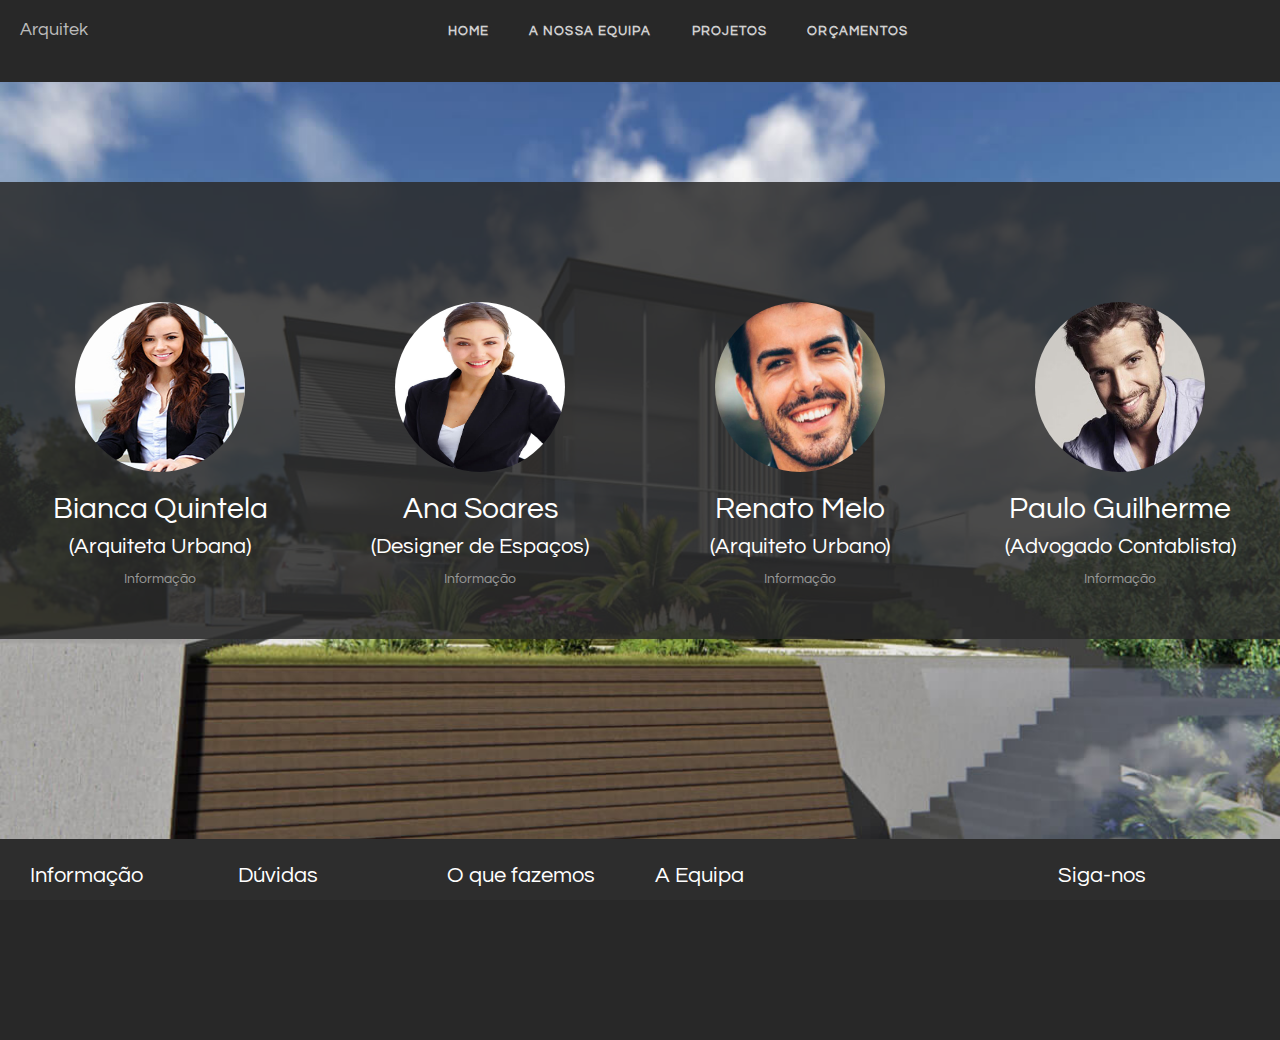
<file: websites/ArquiTek/about.html>
<!DOCTYPE html>
<html class="about_html">

<head>
    <meta charset="utf-8">
    <title>Arquitek</title>
    <meta name="description" content="This is a free Bootstrap landing page theme created for BootstrapZero. Feature video background and one page design."
    />
    <meta name="viewport" content="width=device-width, initial-scale=1.0">
    <meta name="generator" content="Codeply">
    <link rel="stylesheet" href="./css/bootstrap.min.css" />
    <link rel="stylesheet" href="./css/animate.min.css" />
    <link rel="stylesheet" href="./css/ionicons.min.css" />
    <link rel="stylesheet" href="./css/styles.css" />
</head>

<body class="about_body">
    <nav id="topNav" class="navbar navbar-default">
        <div class="container-fluid">
            <div class="navbar-header">
                <button type="button" class="navbar-toggle collapsed" data-toggle="collapse" data-target="#bs-navbar">
                    <span class="sr-only">Toggle navigation</span>
                    <span class="icon-bar"></span>
                    <span class="icon-bar"></span>
                    <span class="icon-bar"></span>
                </button>
                <a class="navbar-brand page-scroll" href="home.html"> Arquitek</a>
            </div>
            <div class="navbar-collapse collapse" id="bs-navbar">
                <ul class="nav navbar-nav">
                    <li>
                        <a class="page-scroll" href="home.html">Home</a>
                    </li>
                    <li>
                        <a class="page-scroll" href="about.html">A nossa Equipa</a>
                    </li>
                    <li>
                        <a class="page-scroll" href="projetos.html">Projetos</a>
                    </li>
                    <li>
                        <a class="page-scroll" href="orcamentos.html">Orçamentos</a>
                    </li>
                </ul>
            </div>
        </div>
    </nav>
    <!-- Begin here -->
    <section class="home_about">
        <div class="porra">
        <div class="col-lg-3 col-md-3 features"><br><br><br><br><br>
            <img class="img-circle img-responsive img-about" src="./assets/bianca.jpg" alt="Tony"
                style="margin-top: 20px; width:170px; height:170px">
            <h2>Bianca Quintela</h2>
             <h4>(Arquiteta Urbana)</h4>
            <a class="rato" data-toggle="modal" data-target="#myModal">Informação</a>
        </div>
        <!-- /.col-lg-4 -->
        <div class="col-lg-3 col-md-3 features"><br><br><br><br><br>
            <img class="img-circle img-responsive img-about" src="./assets/bianca2.jpg"
                alt="Tony" style="margin-top: 20px; width:170px; height:170px">
            <h2>Ana Soares</h2>
             <h4>(Designer de Espaços)</h4>
            <a class="rato" data-toggle="modal" data-target="#myModal2">Informação</a>
        </div>
		<div class="col-lg-3 col-md-3 features"><br><br><br><br><br>
            <img class="img-circle img-responsive img-about" src="./assets/bianca3.jpg" alt="Renato Melo"
                style="margin-top: 20px; width:170px; height:170px">
            <h2>Renato Melo</h2>
            <h4>(Arquiteto Urbano)</h4>
            <a class="rato" data-toggle="modal" data-target="#myModal3">Informação</a>
        </div>
        <!-- /.col-lg-4 -->
        <div class="col-lg-3 col-md-3 features"><br><br><br><br><br>
            <img class="img-circle img-responsive img-about" src="./assets/bianca4.jpg"
                alt="Tony" style="margin-top: 20px; width:170px; height:170px">
            <h2>Paulo Guilherme</h2>
             <h4>(Advogado Contablista)</h4>
            <a class="rato" data-toggle="modal" data-target="#myModal4">Informação</a>
        </div>
        <!-- /.col-lg-4 -->
        <div class="container">
            <!-- Modal -->
            <div class="modal fade" id="myModal" tabindex="-1" role="dialog" aria-labelledby="myModalLabel" aria-hidden="true">
                <div class="modal-dialog modal-lg">
                    <div class="modal-content">
                        <div class="modal-header">
                            <button type="button" class="close" data-dismiss="modal" aria-hidden="true">×</button>
                            <h4 class="modal-title" id="myModalLabel">Bianca Quintela</h4>
                        </div>
                        <div class="modal-body">
<p>Arquiteta e Urbanista, Mestre em Engenharia Urbana e Ambiental pela PUC-Rio, com ênfase em Sustentabilidade Urbana - Certificação Ambiental para Bairros, e experiência em estudo de viabilidade, concepção e elaboração de projeto legal de edifícios comerciais, residenciais e loteamentos urbanos.</p>
                        </div>
                        <div class="modal-footer">
                            <button type="button" class="btn btn-default" data-dismiss="modal">Close</button>
                        </div>
                    </div>
                </div>
            </div>
        </div>

        <div class="container">
            <!-- Modal -->
            <div class="modal fade" id="myModal2" tabindex="-1" role="dialog" aria-labelledby="myModalLabel" aria-hidden="true">
                <div class="modal-dialog modal-lg">
                    <div class="modal-content">
                        <div class="modal-header">
                            <button type="button" class="close" data-dismiss="modal" aria-hidden="true">×</button>
                            <h4 class="modal-title" id="myModalLabel">Ana Soares</h4>
                        </div>
                        <div class="modal-body">
                            <p>Há dez anos que se dedica a projectos de Design de Interiores de espaços residenciais e comerciais. Formou-se em Design de Interiores, após passar por uma licenciatura em Arquitectura. Foi em Madrid que desenvolveu os primeiros trabalhos de design de interiores. Em 2006 fundou o atelier, e integrou também a equipa de decoradores do programa ‘Querido Mudei a Casa’, onde permaneceu seis anos.

Ainda na televisão, foi responsável pela rúbrica de Decoração no programa ‘Mais Mulher’, durante dois anos. Foi criadora e coordenadora do primeiro curso de Design de Interiores na Magestil em Lisboa e desenvolve regularmente workshops de decoração na Escola de Moda de Lisboa. Em Novembro de 2013 publica o livro de decoração “Dê uma volta à sua casa! Quem vê casas, vê corações”.</p>
                        </div>
                        <div class="modal-footer">
                            <button type="button" class="btn btn-default" data-dismiss="modal">Close</button>
                        </div>
                    </div>
                </div>
            </div>
        </div>
		
		<div class="container">
            <!-- Modal -->
            <div class="modal fade" id="myModal3" tabindex="-1" role="dialog" aria-labelledby="myModalLabel" aria-hidden="true">
                <div class="modal-dialog modal-lg">
                    <div class="modal-content">
                        <div class="modal-header">
                            <button type="button" class="close" data-dismiss="modal" aria-hidden="true">×</button>
                            <h4 class="modal-title" id="myModalLabel">Renato Melo</h4>
                        </div>
                        <div class="modal-body">
                            <p>Mestre em projetos arquitetônicos e doutorando na mesma área, formado em Arquitetura e Urbanismo.
 Desde o início de 
minha carreira trabalhou 
em renomados e reconhecidos escritórios de Belo Horizonte, adquirindo experiência em projetos 
diversos 
e de diversas escalas, como: aeroportos, rodoviárias, residências de luxo, hospitais, hotéis, edificios residenciais e 
comerciais, arquitetura comercial para lojas e conceitos
 para franquias, urbanizações, além de design de produtos e mobiliário.
Possui 
experiência internacional, na área acadêmica e profissional. Viveu em Barcelona, na Espanha por três anos, onde 
concluiu o Master em Teoria e Prática do Projeto de Arquitetura pelo Departamento de Projetos da Univer
sidade Politécnica da 
Catalunha e desenvolveu projetos de arquitetura para o governo espanhol.
Em 2009 começou 
Doutorado na mesma universidade espanhola e volt
ou
 para Belo Horizonte para iniciar os trabalhos da 
Renato Melo | Arquitetura, paralelamente à 
sua 
reintegração ao meio acadêmico brasileiro.
 Hoje é professor de quatro 
disciplinas do curso de A
rquitetura e Urbanismo do Centro Universitário Metodista Izabela Hendr
ix.    </p>
                        </div>
                        <div class="modal-footer">
                            <button type="button" class="btn btn-default" data-dismiss="modal">Close</button>
                        </div>
                    </div>
                </div>
            </div>
        </div>
		
		<div class="container">
            <!-- Modal -->
            <div class="modal fade" id="myModal4" tabindex="-1" role="dialog" aria-labelledby="myModalLabel" aria-hidden="true">
                <div class="modal-dialog modal-lg">
                    <div class="modal-content">
                        <div class="modal-header">
                            <button type="button" class="close" data-dismiss="modal" aria-hidden="true">×</button>
                            <h4 class="modal-title" id="myModalLabel">Paulo Guilherme</h4>
                        </div>
                        <div class="modal-body">
                            <p>Coordenação    de    filial    voltada    à    defesa    dos    interesses    de    instituições    financeiras, 
acompanhamento  e  elaboração  de  peças  processuais  (iniciais,  defesas,  recursos  e  prazos  em 
geral),  cobrança,  realização  de  audiências,  acordos  extrajudiciais  e  judiciais,  contratação  de 
pessoal, coordenação de equipe, controle de despesas, fluxo de caixa.</p>
                        </div>
                        <div class="modal-footer">
                            <button type="button" class="btn btn-default" data-dismiss="modal">Close</button>
                        </div>
                    </div>
                </div>
            </div>
        </div>
        </div>
        <br><br><br><br><br>
        
    </section>
    <!--End Here-->
    <footer id="footer">
        <div class="container-fluid">
            <div class="row">
                <div class="col-xs-3 col-sm-2 column">
                    <h4>Informação</h4>
                    <ul class="list-unstyled">
                        <li><a href="">Produtos</a></li>
                        <li><a href="">Serviços</a></li>
                        <li><a href="">Benefícios</a></li>
                        <li><a href="">Desenvolvedores</a></li>
                    </ul>
                </div>
                <div class="col-xs-3 col-sm-2 column">
                    <h4>Dúvidas</h4>
                    <ul class="list-unstyled">
                        <li><a href="#">Contacte-nos</a></li>
                        <li><a href="#">Envio de informação</a></li>
                        <li><a href="#">Termos de privacidade</a></li>
                        <li><a href="#">Termos e condições</a></li>
                    </ul>
                </div>
                <div class="col-xs-3 col-sm-2 column">
                    <h4>O que fazemos</h4>
                    <ul class="list-unstyled">
                        <li><a href="#">Design</a></li>
                        <li><a href="#">Arquitetura</a></li>
                        <li><a href="#">Uso Comercial</a></li>
                        <li><a href="#">Uso Privado</a></li>
                    </ul>
                </div>
                <div class="col-xs-3 col-sm-2 column">
                    <h4>A Equipa</h4>
                    <ul class="list-unstyled">
                        <li><a href="#">Arquitetos</a></li>
                        <li><a href="#">Designers</a></li>
                        <li><a href="#">Advogados</a></li>
                        <li><a href="#">Contablistas</a></li>
                    </ul>
                </div>
                <div class="col-xs-12 col-sm-3 text-right">
                    <h4>Siga-nos</h4>
                    <ul class="list-inline">
                        <li><a rel="nofollow" href="https://www.youtube.com" target="_blank" title="Youtube"><i class="icon-lg ion-social-youtube-outline"></i></a></li>
                        <li><a rel="nofollow" href="https://www.twitter.com" target="_blank" title="Twitter"><i class="icon-lg ion-social-twitter-outline"></i></a>&nbsp;</li>
                        <li><a rel="nofollow" href="https://www.facebook.com/" target="_blank" title="Facebook"><i class="icon-lg ion-social-facebook-outline"></i></a>&nbsp;</li>
                        <li><a rel="nofollow" href="https://dribbble.com/" target="_blank" title="Dribble"><i class="icon-lg ion-social-dribbble-outline"></i></a></li>
                        <li><a rel="nofollow" href="https://www.instagram.com/" target="_blank" title="Instagram"><i class="icon-lg ion-social-instagram-outline"></i></a></li>
                    </ul>
                </div>
            </div>
            <br/>
            <span class="pull-right text-muted small">Arquitek - Arquitetura & Design  ©2017 Companhia</span>
        </div>
    </footer>
    <!--scripts loaded here -->
    <script src="./js/jquery.min.js"></script>
    <script src="./js/bootstrap.min.js"></script>
    <script src="./js/jquery.easing.min.js"></script>
    <script src="./js/wow.js"></script>
    <script src="./js/scripts.js"></script>
</body>

</html>
</file>
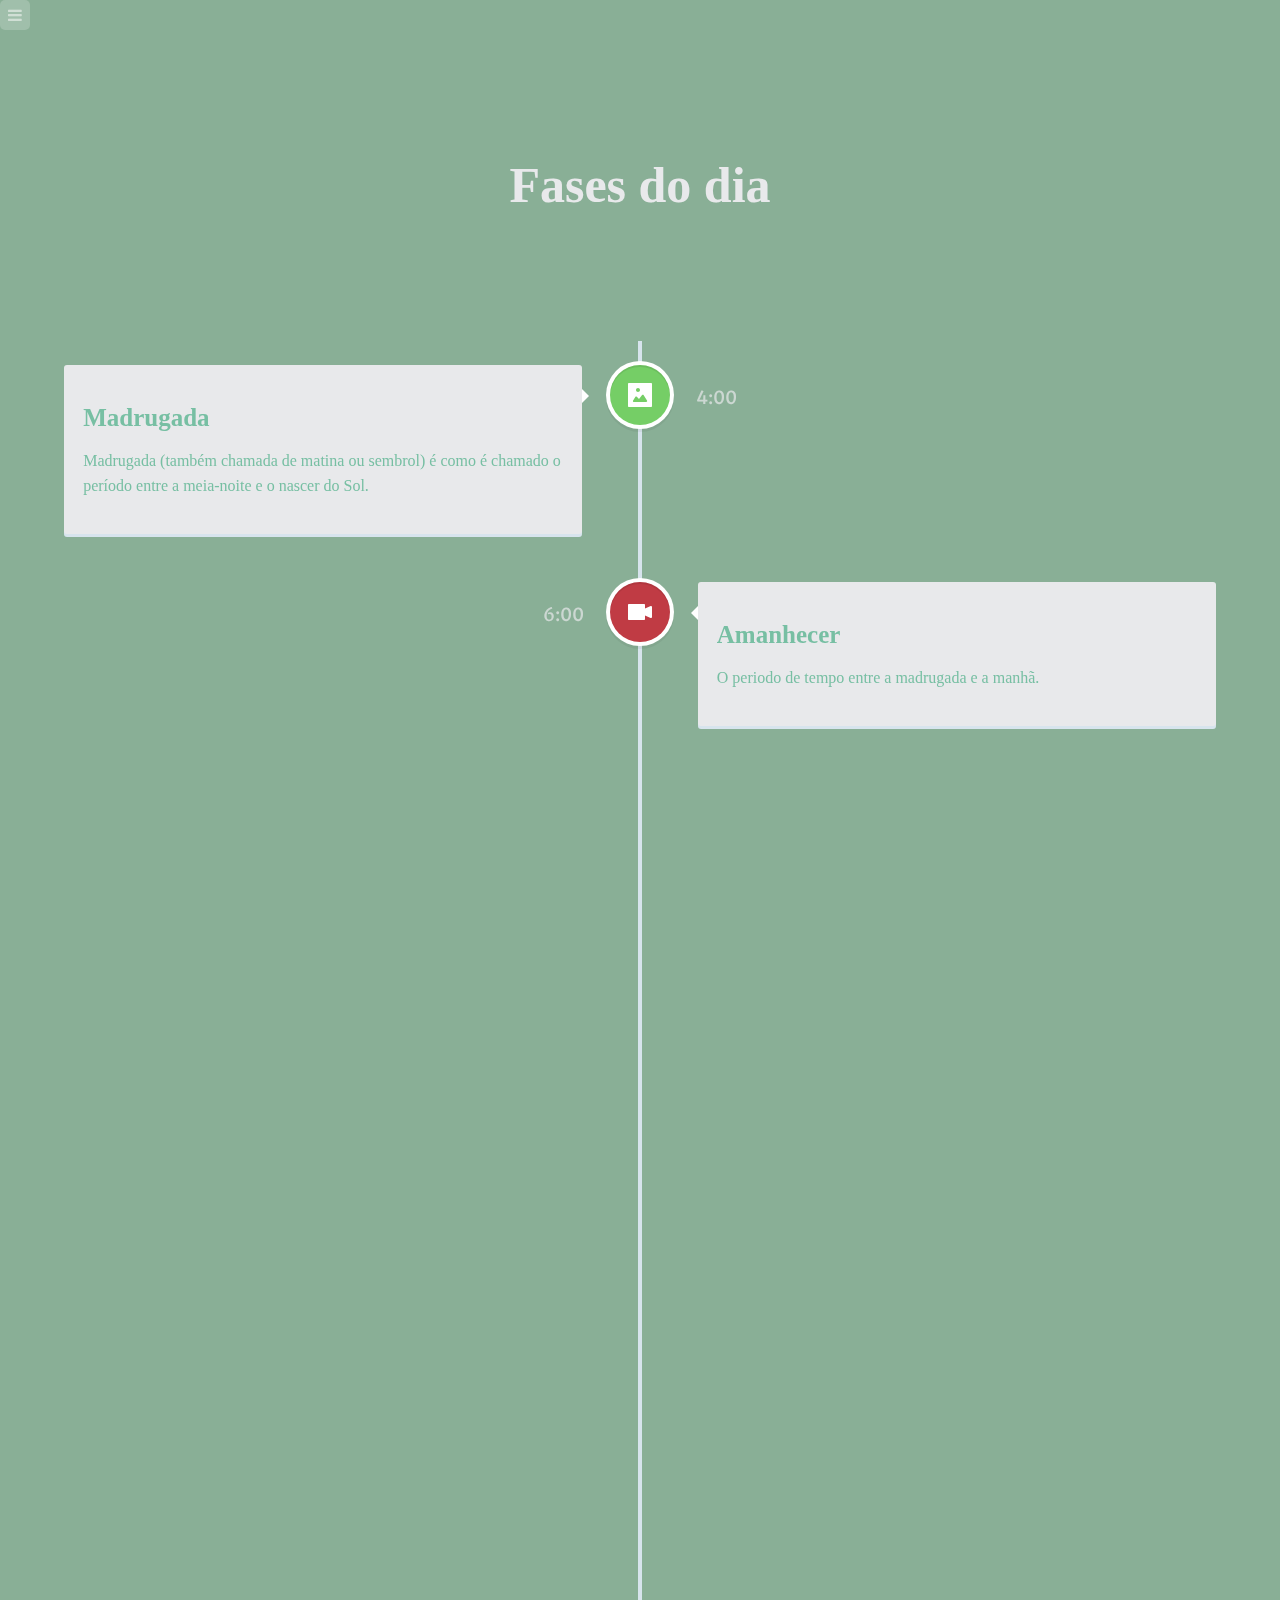
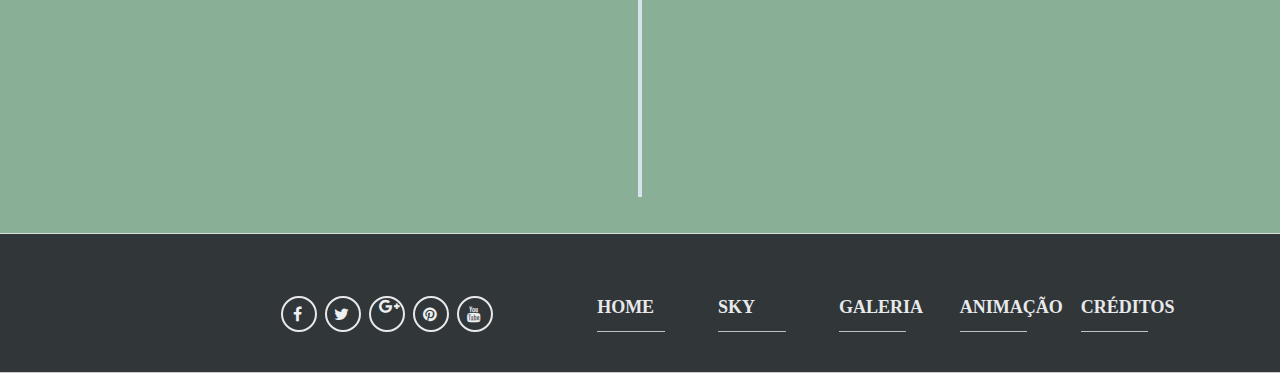
<file: websites/Sky/animacao.html>
<!DOCTYPE html>
<html lang="en">

<head>
    <title> Mini trabalho 2 </title>
    <!--título da página-->
    <meta http-equiv="Content-Type" content="text/html; charset=utf-8">
    <!--correção acentos-->
    <!-- Favicon -->
    <link rel="apple-touch-icon" sizes="180x180" href="img/favicon/apple-touch-icon.png">
    <link rel="icon" type="image/png" href="img/favicon/favicon-32x32.png" sizes="32x32">
    <link rel="icon" type="image/png" href="img/favicon/favicon-16x16.png" sizes="16x16">
    <link rel="manifest" href="img/favicon/manifest.json">
    <link rel="mask-icon" href="img/favicon/safari-pinned-tab.svg" color="#5bbad5">
    <link rel="shortcut icon" href="img/favicon/favicon.ico">
    <meta name="msapplication-config" content="img/favicon/browserconfig.xml">
    <meta name="theme-color" content="#ffffff">
    <!-- Importação de CSS -->
    <link rel="stylesheet" href="https://maxcdn.bootstrapcdn.com/bootstrap/3.3.7/css/bootstrap.min.css" />
    <link rel="stylesheet" href="css/menu.css" />
    <link rel="stylesheet" href="css/footer.css" />
    <link rel="stylesheet" href="css/style.css" />
    <link rel="stylesheet" href="css/animacao/style.css">
    <!-- Resource style -->
    <meta name="viewport" content="width=device-width, initial-scale=1.0">
    <!--design responsivo-->
</head>

<body class="animacao">

    <div class="container-fluid">
        <div class="row">

            <div class="col-md-12">

                <nav id="menu">
                    <input type="checkbox" id="toggle-nav" />
                    <label id="toggle-nav-label" for="toggle-nav"><i class="fa fa-reorder"></i></label>

                    <div class="box">
                        <ul>
                            <li><a href="index.html"><i class="fa fa-home"></i> Home</a></li>
                            <li><a href="sky.html"><i class="fa fa-cloud"></i> SKY</a></li>
                            <li><a href="galeria.html"><i class="fa fa-picture-o"></i> Galeria</a></li>
                            <li><a href="animacao.html"><i class="fa fa-film"></i> Animação</a></li>
                            <li><a href="creditos.html"><i class="fa fa-user"></i> Créditos </a></li>
                        </ul>
                    </div>
                </nav>

                <h1 class="text-center" style="color: #e8e9eb; font-family: 'Times New Roman', Times, serif; font-size: 50px; margin-top:10%;margin-bottom:10%;">Fases do dia</h1>

                <section id="cd-timeline" class="cd-container">
                    <div class="cd-timeline-block">
                        <div class="cd-timeline-img cd-picture">
                            <img src="img/animacao/cd-icon-picture.svg" alt="Picture">
                        </div>
                        <!-- cd-timeline-img -->

                        <div class="cd-timeline-content">
                            <h2>Madrugada</h2>
                            <p>Madrugada (também chamada de matina ou sembrol) é como é chamado o período entre a meia-noite e o nascer do Sol.</p>

                            <span class="cd-date">4:00</span>
                        </div>
                        <!-- cd-timeline-content -->
                    </div>
                    <!-- cd-timeline-block -->

                    <div class="cd-timeline-block">
                        <div class="cd-timeline-img cd-movie">
                            <img src="img/animacao/cd-icon-movie.svg" alt="Movie">
                        </div>
                        <!-- cd-timeline-img -->

                        <div class="cd-timeline-content">
                            <h2>Amanhecer</h2>
                            <p>O periodo de tempo entre a madrugada e a manhã.</p>

                            <span class="cd-date">6:00</span>
                        </div>
                        <!-- cd-timeline-content -->
                    </div>
                    <!-- cd-timeline-block -->

                    <div class="cd-timeline-block">
                        <div class="cd-timeline-img cd-picture">
                            <img src="img/animacao/cd-icon-picture.svg" alt="Picture">
                        </div>
                        <!-- cd-timeline-img -->

                        <div class="cd-timeline-content">
                            <h2>Manhã</h2>
                            <p>A manhã é o período do dia compreendido entre o amanhecer e o meio-dia.</p>

                            <span class="cd-date">8:00</span>
                        </div>
                        <!-- cd-timeline-content -->
                    </div>
                    <!-- cd-timeline-block -->

                    <div class="cd-timeline-block">
                        <div class="cd-timeline-img cd-location">
                            <img src="img/animacao/cd-icon-location.svg" alt="Location">
                        </div>
                        <!-- cd-timeline-img -->

                        <div class="cd-timeline-content">
                            <h2>Meio Dia</h2>
                            <p>Meio-dia é o horário correspondente a doze horas, é baseado quando o Sol na linha do equador no equinócio do outono e da primavera está perpendicular, fazendo um ângulo reto com a tangente da linha do equador e a qualquer meridiano terrestre. É o divisor entre a manhã e a tarde.</p>

                            <span class="cd-date">12:00</span>
                        </div>
                        <!-- cd-timeline-content -->
                    </div>
                    <!-- cd-timeline-block -->

                    <div class="cd-timeline-block">
                        <div class="cd-timeline-img cd-location">
                            <img src="img/animacao/cd-icon-location.svg" alt="Location">
                        </div>
                        <!-- cd-timeline-img -->

                        <div class="cd-timeline-content">
                            <h2>Tarde</h2>
                            <p>Tarde é como é chamado o período do dia que vai do meio-dia ao Pôr-do-Sol.</p>

                            <span class="cd-date">15:00</span>
                        </div>
                        <!-- cd-timeline-content -->
                    </div>
                    <!-- cd-timeline-block -->

                    <div class="cd-timeline-block">
                        <div class="cd-timeline-img cd-movie">
                            <img src="img/animacao/cd-icon-movie.svg" alt="Movie">
                        </div>
                        <!-- cd-timeline-img -->

                        <div class="cd-timeline-content">
                            <h2>Noite</h2>
                            <p>A noite ou noute é o período ocorrido durante a rotação da Terra, conhecido como dia em que não é recebida a luz do Sol, ou seja, aquela determinada região encontra-se na parte escura do planeta, ou seja, é o período do dia compreendido entre o pôr e o Nascer do sol. Seu período de duração varia consoante a estação do ano e o local da Terra onde se encontra: é maior no inverno e menor no verão; maior nos pólos, menor nos trópicos.</p>
                            <span class="cd-date">20:00</span>
                        </div>
                        <!-- cd-timeline-content -->
                    </div>
                    <!-- cd-timeline-block -->
                </section>
                <!-- cd-timeline -->

                <footer>
                    <div class="footer" id="footer">
                        <div class="container">
                            <div class="row">
                                <div class="col-lg-3  col-md-3 col-sm-6 col-xs-12 ">
                                    <!-- <h3> SKY Theme </h3> -->
                                    <ul class="social">
                                        <li>
                                            <a href="https://www.facebook.com/" target="_blank"> <i class="fa fa-facebook">   </i> </a>
                                        </li>
                                        <li>
                                            <a href="https://twitter.com" target="_blank"> <i class="fa fa-twitter">   </i> </a>
                                        </li>
                                        <li>
                                            <a href="https://plus.google.com/" target="_blank"> <i class="fa fa-google-plus">   </i> </a>
                                        </li>
                                        <li>
                                            <a href="https://pinterest.com" target="_blank"> <i class="fa fa-pinterest">   </i> </a>
                                        </li>
                                        <li>
                                            <a href="https://www.youtube.com/" target="_blank"> <i class="fa fa-youtube">   </i> </a>
                                        </li>
                                    </ul>
                                </div>
                                <div class="col-lg-1  col-md-2 col-sm-4 col-xs-6">
                                    <h3> <a href="index.html"> Home </a></h3>
                                </div>
                                <div class="col-lg-1  col-md-2 col-sm-4 col-xs-6">
                                    <h3> <a href="sky.html"> SKY </a></h3>
                                </div>
                                <div class="col-lg-1  col-md-2 col-sm-4 col-xs-6">
                                    <h3> <a href="galeria.html"> Galeria </a></h3>
                                </div>
                                <div class="col-lg-1  col-md-2 col-sm-4 col-xs-6">
                                    <h3> <a href="animacao.html"> Animação </a></h3>
                                </div>
                                <div class="col-lg-1  col-md-2 col-sm-4 col-xs-6">
                                    <h3> <a href="creditos.html"> Créditos </a></h3>
                                </div>
                            </div>
                            <!--/.row-->
                        </div>
                        <!--/.container-->
                    </div>
                    <!--/.footer-->
                </footer>

            </div>
        </div>
    </div>
    <script src="js/animacao/modernizr.js"></script>
    <!-- Modernizr -->
    <script src="https://ajax.googleapis.com/ajax/libs/jquery/1.11.0/jquery.min.js"></script>
    <script src="js/animacao/main.js"></script>
    <!-- Resource jQuery -->

</body>

</html>
</file>
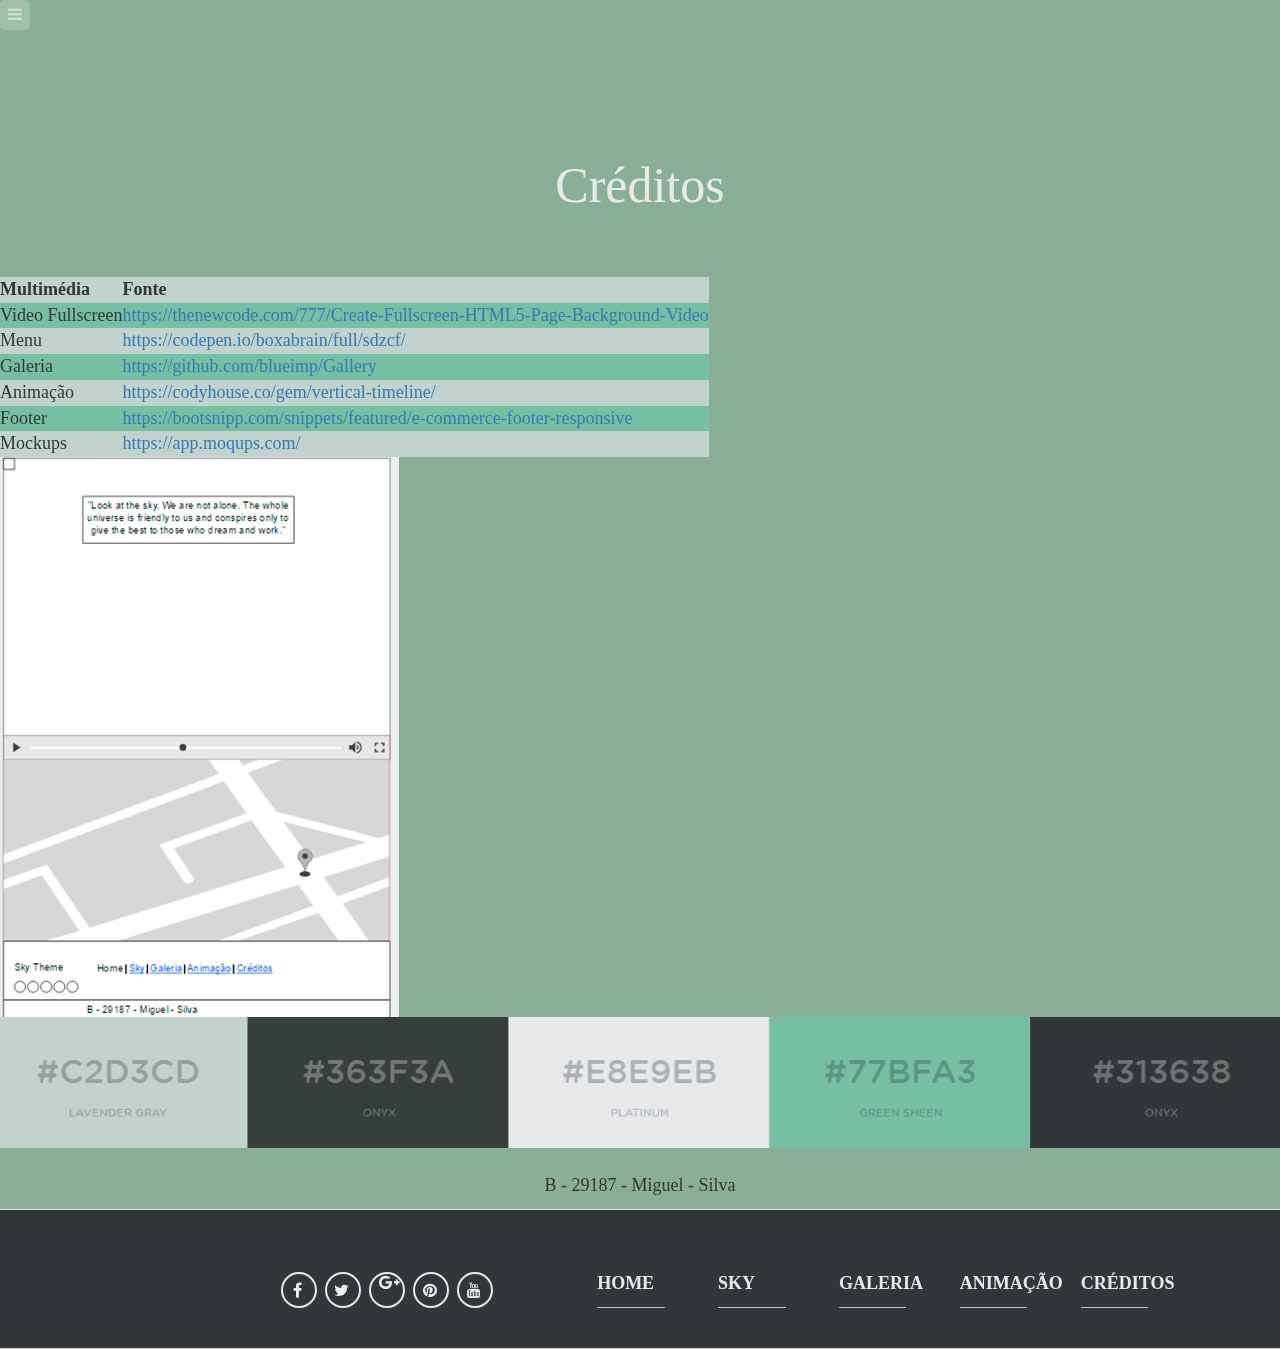
<file: websites/Sky/creditos.html>
<!DOCTYPE html>
<html lang="en">

<head>
    <title> Mini trabalho 2 </title>
    <!--título da página-->
    <meta http-equiv="Content-Type" content="text/html; charset=utf-8">
    <!--correção acentos-->
    <!-- Favicon -->
    <link rel="apple-touch-icon" sizes="180x180" href="img/favicon/apple-touch-icon.png">
    <link rel="icon" type="image/png" href="img/favicon/favicon-32x32.png" sizes="32x32">
    <link rel="icon" type="image/png" href="img/favicon/favicon-16x16.png" sizes="16x16">
    <link rel="manifest" href="img/favicon/manifest.json">
    <link rel="mask-icon" href="img/favicon/safari-pinned-tab.svg" color="#5bbad5">
    <link rel="shortcut icon" href="img/favicon/favicon.ico">
    <meta name="msapplication-config" content="img/favicon/browserconfig.xml">
    <meta name="theme-color" content="#ffffff">
    <!-- Importação de CSS -->
    <link rel="stylesheet" href="https://maxcdn.bootstrapcdn.com/bootstrap/3.3.7/css/bootstrap.min.css" />
    <link rel="stylesheet" href="css/menu.css" />
    <link rel="stylesheet" href="css/footer.css" />
    <link rel="stylesheet" href="css/style.css" />
    <link rel="stylesheet" href="https://www.w3schools.com/lib/w3.css">
    <meta name="viewport" content="width=device-width, initial-scale=1.0">
    <!--design responsivo-->
</head>

<body>
    
    <div class="container-fluid creditos">

        <div class="row">

            <div class="col-md-12">

                <nav id="menu">
                    <input type="checkbox" id="toggle-nav" />
                    <label id="toggle-nav-label" for="toggle-nav"><i class="fa fa-reorder"></i></label>

                    <div class="box">
                        <ul>
                            <li><a href="index.html"><i class="fa fa-home"></i> Home</a></li>
                            <li><a href="sky.html"><i class="fa fa-cloud"></i> SKY</a></li>
                            <li><a href="galeria.html"><i class="fa fa-picture-o"></i> Galeria</a></li>
                            <li><a href="animacao.html"><i class="fa fa-film"></i> Animação</a></li>
                            <li><a href="creditos.html"><i class="fa fa-user"></i> Créditos </a></li>
                        </ul>
                    </div>
                </nav>
<h1 class="text-center" style="color: #e8e9eb; font-family: 'Times New Roman', Times, serif; font-size: 50px; margin-top:10%;margin-bottom:5%;">Créditos</h1>
                <table class="w3-table-all w3-hoverable">
                    <tr class="w3-light-grey">
                        <th>Multimédia</th>
                        <th>Fonte</th>
                    </tr>

                    <tr>
                        <td>Video Fullscreen</td>
                        <td><a href="https://thenewcode.com/777/Create-Fullscreen-HTML5-Page-Background-Video">https://thenewcode.com/777/Create-Fullscreen-HTML5-Page-Background-Video</a></td>
                    </tr>
                    <tr>
                        <td>Menu</td>
                        <td><a href="https://codepen.io/boxabrain/full/sdzcf/">https://codepen.io/boxabrain/full/sdzcf/</a></td>
                    </tr>
                    <tr>
                        <td>Galeria</td>
                        <td><a href="https://github.com/blueimp/Gallery">https://github.com/blueimp/Gallery</a></td>
                    </tr>

                    <tr>
                        <td>Animação</td>
                        <td><a href="https://codyhouse.co/gem/vertical-timeline/">https://codyhouse.co/gem/vertical-timeline/</a></td>
                    </tr>

                    <tr>
                        <td>Footer</td>
                        <td><a href="https://bootsnipp.com/snippets/featured/e-commerce-footer-responsive">https://bootsnipp.com/snippets/featured/e-commerce-footer-responsive</a></td>
                    </tr>

                    <tr>
                        <td>Mockups</td>
                        <td><a href="https://app.moqups.com/">https://app.moqups.com/</a></td>
                    </tr>
                </table>

                <img class="img-responsive" src="img/mockup.png" alt="Mockup" />
                <img class="img-responsive" src="img/cores.png" alt="Cores" />
				
				<br><p class="text-center"> B - 29187 - Miguel - Silva </p>

                <footer>
                    <div class="footer" id="footer">
                        <div class="container">
                            <div class="row">
                                <div class="col-lg-3  col-md-3 col-sm-6 col-xs-12 ">
                                    <!-- <h3> SKY Theme </h3> -->
                                    <ul class="social">
                                        <li>
                                            <a href="https://www.facebook.com/" target="_blank"> <i class="fa fa-facebook">   </i> </a>
                                        </li>
                                        <li>
                                            <a href="https://twitter.com" target="_blank"> <i class="fa fa-twitter">   </i> </a>
                                        </li>
                                        <li>
                                            <a href="https://plus.google.com/" target="_blank"> <i class="fa fa-google-plus">   </i> </a>
                                        </li>
                                        <li>
                                            <a href="https://pinterest.com" target="_blank"> <i class="fa fa-pinterest">   </i> </a>
                                        </li>
                                        <li>
                                            <a href="https://www.youtube.com/" target="_blank"> <i class="fa fa-youtube">   </i> </a>
                                        </li>
                                    </ul>
                                </div>
                                <div class="col-lg-1  col-md-2 col-sm-4 col-xs-6">
                                    <h3> <a href="index.html"> Home </a></h3>
                                </div>
                                <div class="col-lg-1  col-md-2 col-sm-4 col-xs-6">
                                    <h3> <a href="sky.html"> SKY </a></h3>
                                </div>
                                <div class="col-lg-1  col-md-2 col-sm-4 col-xs-6">
                                    <h3> <a href="galeria.html"> Galeria </a></h3>
                                </div>
                                <div class="col-lg-1  col-md-2 col-sm-4 col-xs-6">
                                    <h3> <a href="animacao.html"> Animação </a></h3>
                                </div>
                                <div class="col-lg-1  col-md-2 col-sm-4 col-xs-6">
                                    <h3> <a href="creditos.html"> Créditos </a></h3>
                                </div>
                            </div>
                            <!--/.row-->
                        </div>
                        <!--/.container-->
                    </div>
                    <!--/.footer-->
                </footer>

                <div>
                </div>
            </div>

</body>

</html>
</file>
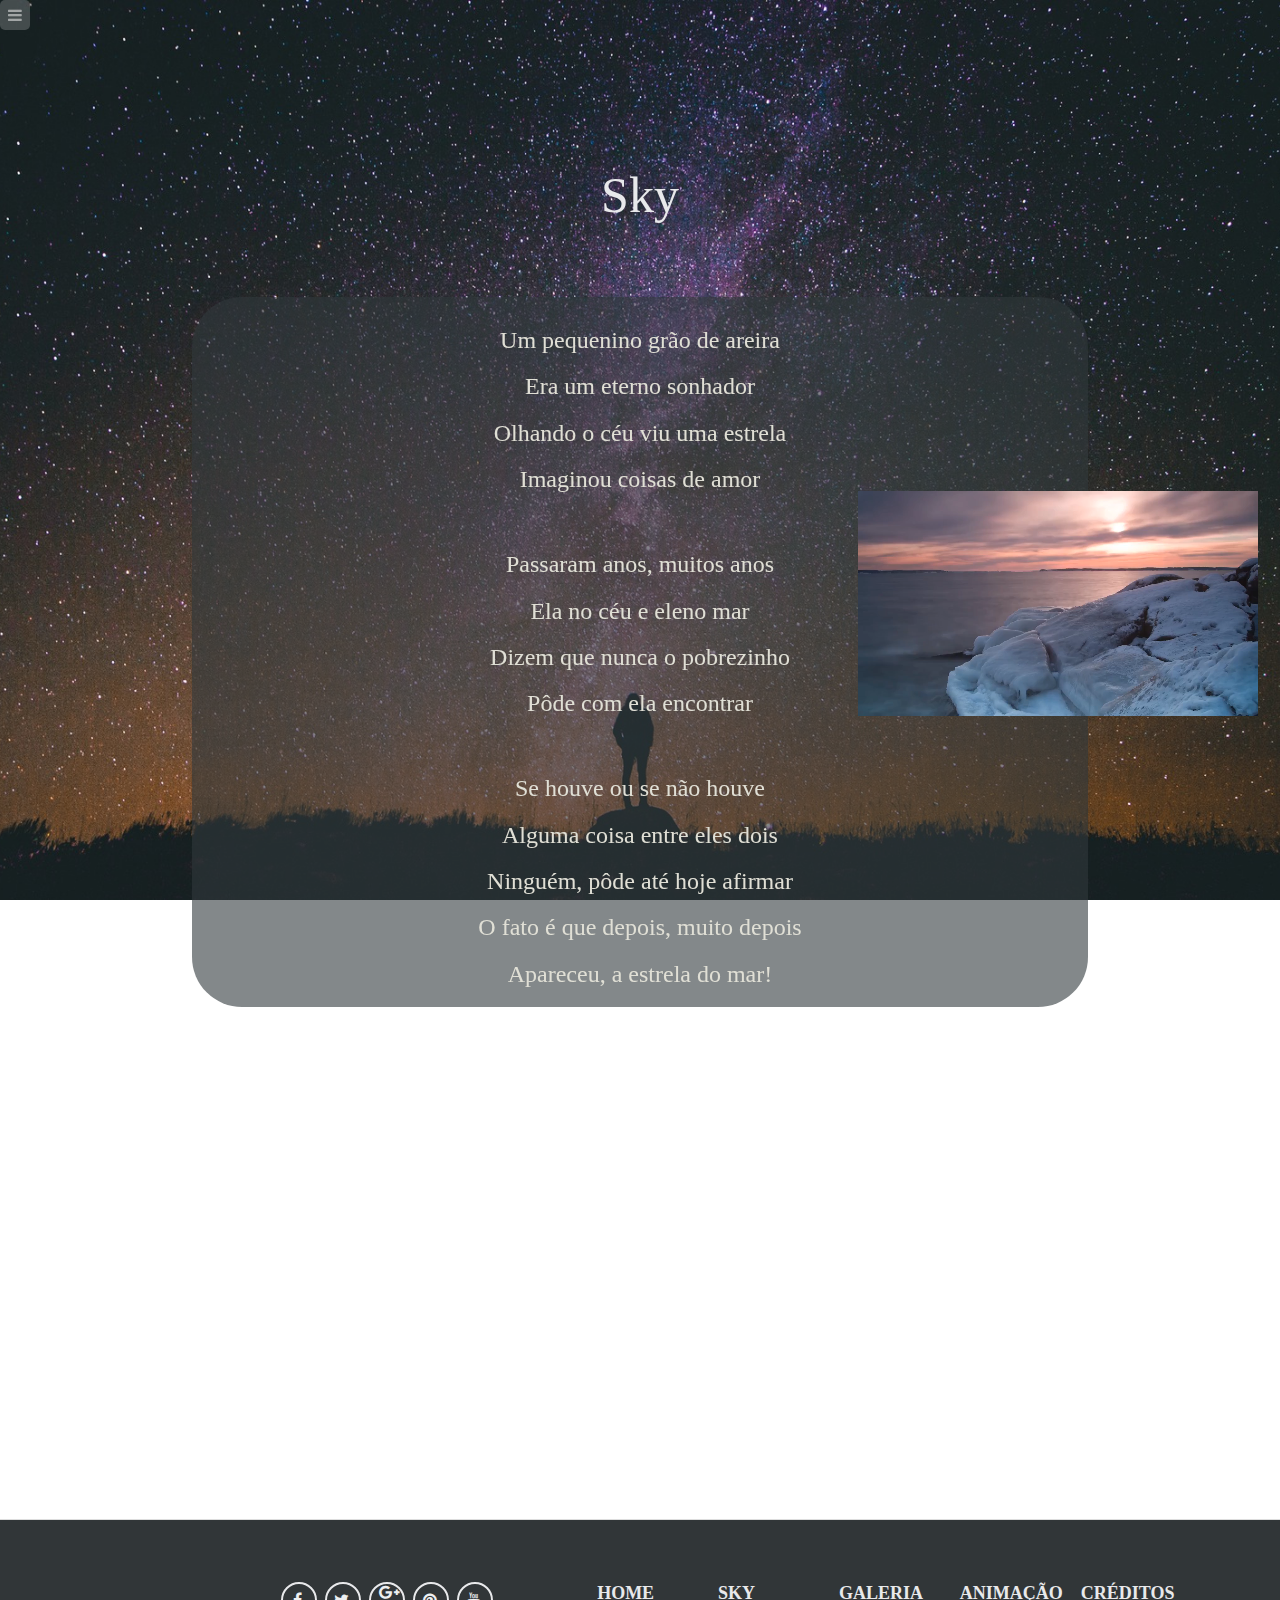
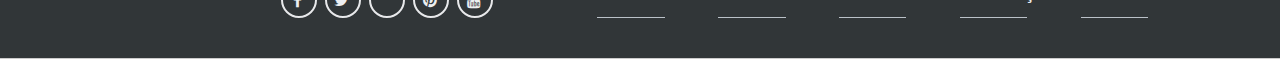
<file: websites/Sky/sky.html>
<!DOCTYPE html>
<html lang="en">

<head>
    <title> Mini trabalho 2 </title>
    <!--título da página-->
    <meta http-equiv="Content-Type" content="text/html; charset=utf-8">
    <!--correção acentos-->
    <!-- Favicon -->
    <link rel="apple-touch-icon" sizes="180x180" href="img/favicon/apple-touch-icon.png">
    <link rel="icon" type="image/png" href="img/favicon/favicon-32x32.png" sizes="32x32">
    <link rel="icon" type="image/png" href="img/favicon/favicon-16x16.png" sizes="16x16">
    <link rel="manifest" href="img/favicon/manifest.json">
    <link rel="mask-icon" href="img/favicon/safari-pinned-tab.svg" color="#5bbad5">
    <link rel="shortcut icon" href="img/favicon/favicon.ico">
    <meta name="msapplication-config" content="img/favicon/browserconfig.xml">
    <meta name="theme-color" content="#ffffff">
    <!-- Importação de CSS -->
    <link rel="stylesheet" href="https://maxcdn.bootstrapcdn.com/bootstrap/3.3.7/css/bootstrap.min.css" />
    <link rel="stylesheet" href="css/menu.css" />
    <link rel="stylesheet" href="css/footer.css" />
    <link rel="stylesheet" href="css/style.css" />
    <meta name="viewport" content="width=device-width, initial-scale=1.0">
    <!--design responsivo-->
</head>

<body>
    <div class="container-fluid sky">
        <div class="row sky_main">
            <div class="col-md-12">

                <nav id="menu">
                    <input type="checkbox" id="toggle-nav" />
                    <label id="toggle-nav-label" for="toggle-nav"><i class="fa fa-reorder"></i></label>

                    <div class="box">
                        <ul>
                            <li><a href="index.html"><i class="fa fa-home"></i> Home</a></li>
                            <li><a href="sky.html"><i class="fa fa-cloud"></i> SKY</a></li>
                            <li><a href="galeria.html"><i class="fa fa-picture-o"></i> Galeria</a></li>
                            <li><a href="animacao.html"><i class="fa fa-film"></i> Animação</a></li>
                            <li><a href="creditos.html"><i class="fa fa-user"></i> Créditos </a></li>
                        </ul>
                    </div>
                </nav>

<h1 class="citacao2" style="color: #e8e9eb; font-family: 'Times New Roman', Times, serif;">Sky</h1>

<div class="frase_sublinhado">         

<h3 class="text-center sky_quote">Um pequenino grão de areira</h3>
<h3 class="text-center sky_quote">Era um eterno sonhador</h3>
<h3 class="text-center sky_quote">Olhando o céu viu uma estrela</h3>
<h3 class="text-center sky_quote">Imaginou coisas de amor</h3>
<br>
<h3 class="text-center sky_quote">Passaram anos, muitos anos</h3>
<h3 class="text-center sky_quote">Ela no céu e eleno mar</h3>
<h3 class="text-center sky_quote">Dizem que nunca o pobrezinho</h3>
<h3 class="text-center sky_quote">Pôde com ela encontrar</h3>
<br>
<h3 class="text-center sky_quote">Se houve ou se não houve</h3>
<h3 class="text-center sky_quote">Alguma coisa entre eles dois</h3>
<h3 class="text-center sky_quote">Ninguém, pôde até hoje afirmar</h3>
<h3 class="text-center sky_quote">O fato é que depois, muito depois</h3>
<h3 class="text-center sky_quote">Apareceu, a estrela do mar!</h3>
</div>
                </h3>
            </div>
        </div>
    </div>

    <div class="follow-scroll">
        <video autoplay loop class="winter_sky_video">
            <source src="video/winter_sky.mp4" type="video/mp4">
        </video>
    </div>

    <footer>
        <div class="footer" id="footer">
            <div class="container">
                <div class="row">
                    <div class="col-lg-3  col-md-3 col-sm-6 col-xs-12 ">
                        <!-- <h3> SKY Theme </h3> -->
                        <ul class="social">
                            <li>
                                <a href="https://www.facebook.com/" target="_blank"> <i class="fa fa-facebook">   </i> </a>
                            </li>
                            <li>
                                <a href="https://twitter.com" target="_blank"> <i class="fa fa-twitter">   </i> </a>
                            </li>
                            <li>
                                <a href="https://plus.google.com/" target="_blank"> <i class="fa fa-google-plus">   </i> </a>
                            </li>
                            <li>
                                <a href="https://pinterest.com" target="_blank"> <i class="fa fa-pinterest">   </i> </a>
                            </li>
                            <li>
                                <a href="https://www.youtube.com/" target="_blank"> <i class="fa fa-youtube">   </i> </a>
                            </li>
                        </ul>
                    </div>
                    <div class="col-lg-1  col-md-2 col-sm-4 col-xs-6">
                        <h3> <a href="index.html"> Home </a></h3>
                    </div>
                    <div class="col-lg-1  col-md-2 col-sm-4 col-xs-6">
                        <h3> <a href="sky.html"> SKY </a></h3>
                    </div>
                    <div class="col-lg-1  col-md-2 col-sm-4 col-xs-6">
                        <h3> <a href="galeria.html"> Galeria </a></h3>
                    </div>
                    <div class="col-lg-1  col-md-2 col-sm-4 col-xs-6">
                        <h3> <a href="animacao.html"> Animação </a></h3>
                    </div>
                    <div class="col-lg-1  col-md-2 col-sm-4 col-xs-6">
                        <h3> <a href="creditos.html"> Créditos </a></h3>
                    </div>
                </div>
                <!--/.row-->
            </div>
            <!--/.container-->
        </div>
        <!--/.footer-->

    </footer>

    <div>
    </div>
    </div>

    <script src="https://code.jquery.com/jquery-3.1.1.min.js" integrity="sha256-hVVnYaiADRTO2PzUGmuLJr8BLUSjGIZsDYGmIJLv2b8="
        crossorigin="anonymous"></script>
    <script>
        function closePopup() {
            $(".follow-scroll").css("display", "none");
        }
        </script>
</body>

</html>
</file>
<file: websites/Sky/css/footer.css>
.full {
    width: 100%;	
}
.gap {
	height: 30px;
	width: 100%;
	clear: both;
	display: block;
}
.footer {
	font-family:'Times New Roman', Times, serif!important;
	background: #EDEFF1;
	height: auto;
	padding-bottom: 30px;
	position: relative;
	width: 100%;
	border-bottom: 1px solid #CCCCCC;
	border-top: 1px solid #DDDDDD;
}
.footer p {
	margin: 0;
}
.footer img {
	max-width: 100%;
}
.footer h3 {
	border-bottom: 1px solid #BAC1C8;
	color: #54697E;
	font-size: 18px;
	font-weight: 600;
	line-height: 27px;
	padding: 40px 0 10px;
	text-transform: uppercase;
}
.footer ul {
	font-size: 13px;
	list-style-type: none;
	margin-left: 0;
	padding-left: 0;
	margin-top: 15px;
	color: #7F8C8D;
}
.footer ul li a {
	padding: 0 0 5px 0;
	display: block;
}
.footer a {
	color: #78828D
}
.supportLi h4 {
	font-size: 20px;
	font-weight: lighter;
	line-height: normal;
	margin-bottom: 0 !important;
	padding-bottom: 0;
}
.newsletter-box input#appendedInputButton {
	background: #FFFFFF;
	display: inline-block;
	float: left;
	height: 30px;
	clear: both;
	width: 100%;
}
.newsletter-box .btn {
	border: medium none;
	-webkit-border-radius: 3px;
	-moz-border-radius: 3px;
	-o-border-radius: 3px;
	-ms-border-radius: 3px;
	border-radius: 3px;
	display: inline-block;
	height: 40px;
	padding: 0;
	width: 100%;
	color: #fff;
}
.newsletter-box {
	overflow: hidden;
}
.bg-gray {
	background-image: -moz-linear-gradient(center bottom, #BBBBBB 0%, #F0F0F0 100%);
	box-shadow: 0 1px 0 #B4B3B3;
}
.social li {
	background: none repeat scroll 0 0 #B5B5B5;
	border: 2px solid #B5B5B5;
	-webkit-border-radius: 50%;
	-moz-border-radius: 50%;
	-o-border-radius: 50%;
	-ms-border-radius: 50%;
	border-radius: 50%;
	float: left;
	height: 36px;
	line-height: 36px;
	margin: 0 8px 0 0;
	padding: 0;
	text-align: center;
	width: 36px;
	transition: all 0.5s ease 0s;
	-moz-transition: all 0.5s ease 0s;
	-webkit-transition: all 0.5s ease 0s;
	-ms-transition: all 0.5s ease 0s;
	-o-transition: all 0.5s ease 0s;
}
.social li:hover {
	transform: scale(1.15) rotate(360deg);
	-webkit-transform: scale(1.1) rotate(360deg);
	-moz-transform: scale(1.1) rotate(360deg);
	-ms-transform: scale(1.1) rotate(360deg);
	-o-transform: scale(1.1) rotate(360deg);
}
.social li a {
	color: #EDEFF1;
}
.social li:hover {
	border: 2px solid #2c3e50;
	background: #2c3e50;
}

.social li {
	border: 2px solid red;
	background: red;
}
.social li a i {
	font-size: 16px;
	margin: 0 0 0 5px;
	color: #EDEFF1 !important;
}
.footer-bottom {
	background: #E3E3E3;
	border-top: 1px solid #DDDDDD;
	padding-top: 10px;
	padding-bottom: 10px;
}
.footer-bottom p.pull-left {
	padding-top: 6px;
}
.payments {
	font-size: 1.5em;	
}
</file>
<file: websites/Sky/css/style.css>
html {
	overflow-x: hidden;
    color: #F79824;	
}

.container-fluid {
    padding-left: 0;
    padding-right: 0;
}

.citacao {
    font-family: 'Times New Roman', Times, serif;
    margin-top:10%!important;
    font-size: 1.9em;
    background-color: rgba(49, 57, 60, 0.6); /* #31393C em rgb */
    padding:20px;
    border-radius:10px;
    color: #e0dfd5;
    width: 50%;
    margin: auto; 
}

.mapa {
margin-top: 60%;
}

#video_background {
    position: fixed;
    top: 50%;
    left: 50%;
    min-width: 100%;
    min-height: 100%;
    width: auto;
    height: auto;
    z-index: -100;
    -webkit-transform: translateX(-50%) translateY(-50%);
    transform: translateX(-50%) translateY(-50%);
    background: url(polina.jpg) no-repeat;
    background-size: cover;
}

div#footer {
    padding-left: 1%;
    background-color: #313638;
}

.footer-bottom {
    background-color: #33A1FD;
    color: #e8e9eb;
}

.footer h3 {
    color: #e8e9eb;
}

.footer a {
    
    color: #e8e9eb;
}

.sky {
    background: url('../img/sky.jpg') no-repeat center center fixed;
    -webkit-background-size: cover;
    -moz-background-size: cover;
    -o-background-size: cover;
    background-size: cover;
}

.sky_quote {
    font-family: 'Times New Roman', Times, serif!important;
    position: relative;
    color: #e0dfd5;
    z-index: 5;
    padding: 0% 30%;
}

.sky_main {
    padding-bottom: 40%;
}

.follow-scroll {
    position: fixed;
    color: #F79824;
    z-index: 1;
    bottom: 20%;
    right: 8%;
    width: 25%;
    margin: 0;
    padding: 0;
    border: 0;
}

.winter_sky_video {
    z-index: 1;
    width: 125%;
}

/*
.follow-scroll {
    float: right;
}*/

#links /* Galeria de Imagens */ {
    display: none;
}

.nav_galeria {
    position: absolute;
    margin-top: 2%;
}

.animacao {
    background-color: #89af96;
}

.w3-table-all a:hover {
    text-decoration: none;
}

.cd-timeline-content {
    background-color:#e8e9eb!important;
    color: #77bfa3;
}

.creditos {
    background-color: #89af96;
    color: #313638;
    font-family:'Times New Roman', Times, serif;
    font-size: 18px;
}

.w3-table-all tr:nth-child(even) {
    background-color: #77bfa3 !important;
}

.w3-table-all tr:nth-child(odd) {
    background-color: #c2d3cd !important;
}

.social li {
	border: 2px solid #e8e9eb;
	background:#313638;
}


span.cd-date {
    font-size: 18px!important;
    color: #e8e9eb  ; 
}

.col-lg-1.col-md-2.col-sm-4.col-xs-6 {
    margin-left: 2%;
}

.col-lg-3.col-md-3.col-sm-6.col-xs-12 {
    margin-top: 4%;
}

.cd-timeline-content p{
    font-size:16px!important;
    font-family:'Times New Roman', Times, serif;
}

.cd-timeline-content h2{
        font-family:'Times New Roman', Times, serif;
    font-size:25px!important}

.galeria{
    background-color:#89af96;
}

.text-galeria{
font-size: 50px!important;
    color:#e8e9eb;
    text-align:center;
    margin-top:10%;
    margin-bottom:5%;
}

.text-sky{
    background-color:gba(49, 57, 60, 0.9);
    padding-left:-20px!important;
    margin-top:10%;
    font-size: 50px!important;
    color:#e8e9eb;
    text-align:center;
    margin-bottom:5%;
}

.citacao2 {
    margin-bottom:5%!important;
    font-size:50px!important;
    text-align:center;
    font-family: 'Times New Roman', Times, serif;
    margin-top:10%!important;
    font-size: 1.9em;
    border-radius:10px;
    padding:10px;
    color: #e0dfd5;
    width: 20%;
    margin:auto;
}

.frase_sublinhado {
    font-size:20px!important;
    text-align:center;
    font-family: 'Times New Roman', Times, serif;
    font-size: 1.9em;
    background-color: rgba(49, 57, 60, 0.6); /* #31393C em rgb */
    border-radius:50px;
    padding:10px;
    color: #e8e9eb;
    width: 70%;
    margin-right:30%;
    margin-left:15%;
}
</file>
<file: websites/Sky/css/animacao/style.css>
h1, h2 {
  font-weight: bold;
}

/* -------------------------------- 

Modules - reusable parts of our design

-------------------------------- */
.cd-container {
  /* this class is used to give a max-width to the element it is applied to, and center it horizontally when it reaches that max-width */
  width: 90%;
  max-width: 1170px;
  margin: 0 auto;
}
.cd-container::after {
  /* clearfix */
  content: '';
  display: table;
  clear: both;
}

/* -------------------------------- 

Main components 

-------------------------------- */
header {
  height: 200px;
  line-height: 200px;
  text-align: center;
  background: #303e49;
}
header h1 {
  color: white;
  font-size: 18px;
  font-size: 1.125rem;
}
@media only screen and (min-width: 1170px) {
  header {
    height: 300px;
    line-height: 300px;
  }
  header h1 {
    font-size: 24px;
    font-size: 1.5rem;
  }
}

#cd-timeline {
  position: relative;
  padding: 2em 0;
  margin-top: 2em;
  margin-bottom: 2em;
}
#cd-timeline::before {
  /* this is the vertical line */
  content: '';
  position: absolute;
  top: 0;
  left: 18px;
  height: 100%;
  width: 4px;
  background: #d7e4ed;
}
@media only screen and (min-width: 1170px) {
  #cd-timeline {
    margin-top: 3em;
    margin-bottom: 3em;
  }
  #cd-timeline::before {
    left: 50%;
    margin-left: -2px;
  }
}

.cd-timeline-block {
  position: relative;
  margin: 2em 0;
}
.cd-timeline-block:after {
  content: "";
  display: table;
  clear: both;
}
.cd-timeline-block:first-child {
  margin-top: 0;
}
.cd-timeline-block:last-child {
  margin-bottom: 0;
}
@media only screen and (min-width: 1170px) {
  .cd-timeline-block {
    margin: 4em 0;
  }
  .cd-timeline-block:first-child {
    margin-top: 0;
  }
  .cd-timeline-block:last-child {
    margin-bottom: 0;
  }
}

.cd-timeline-img {
  position: absolute;
  top: 0;
  left: 0;
  width: 40px;
  height: 40px;
  border-radius: 50%;
  box-shadow: 0 0 0 4px white, inset 0 2px 0 rgba(0, 0, 0, 0.08), 0 3px 0 4px rgba(0, 0, 0, 0.05);
}
.cd-timeline-img img {
  display: block;
  width: 24px;
  height: 24px;
  position: relative;
  left: 50%;
  top: 50%;
  margin-left: -12px;
  margin-top: -12px;
}
.cd-timeline-img.cd-picture {
  background: #75ce66;
}
.cd-timeline-img.cd-movie {
  background: #c03b44;
}
.cd-timeline-img.cd-location {
  background: #f0ca45;
}
@media only screen and (min-width: 1170px) {
  .cd-timeline-img {
    width: 60px;
    height: 60px;
    left: 50%;
    margin-left: -30px;
    /* Force Hardware Acceleration in WebKit */
    -webkit-transform: translateZ(0);
    -webkit-backface-visibility: hidden;
  }
  .cssanimations .cd-timeline-img.is-hidden {
    visibility: hidden;
  }
  .cssanimations .cd-timeline-img.bounce-in {
    visibility: visible;
    -webkit-animation: cd-bounce-1 0.6s;
    -moz-animation: cd-bounce-1 0.6s;
    animation: cd-bounce-1 0.6s;
  }
}

@-webkit-keyframes cd-bounce-1 {
  0% {
    opacity: 0;
    -webkit-transform: scale(0.5);
  }

  60% {
    opacity: 1;
    -webkit-transform: scale(1.2);
  }

  100% {
    -webkit-transform: scale(1);
  }
}
@-moz-keyframes cd-bounce-1 {
  0% {
    opacity: 0;
    -moz-transform: scale(0.5);
  }

  60% {
    opacity: 1;
    -moz-transform: scale(1.2);
  }

  100% {
    -moz-transform: scale(1);
  }
}
@keyframes cd-bounce-1 {
  0% {
    opacity: 0;
    -webkit-transform: scale(0.5);
    -moz-transform: scale(0.5);
    -ms-transform: scale(0.5);
    -o-transform: scale(0.5);
    transform: scale(0.5);
  }

  60% {
    opacity: 1;
    -webkit-transform: scale(1.2);
    -moz-transform: scale(1.2);
    -ms-transform: scale(1.2);
    -o-transform: scale(1.2);
    transform: scale(1.2);
  }

  100% {
    -webkit-transform: scale(1);
    -moz-transform: scale(1);
    -ms-transform: scale(1);
    -o-transform: scale(1);
    transform: scale(1);
  }
}
.cd-timeline-content {
  position: relative;
  margin-left: 60px;
  background: white;
  border-radius: 0.25em;
  padding: 1em;
  box-shadow: 0 3px 0 #d7e4ed;
}
.cd-timeline-content:after {
  content: "";
  display: table;
  clear: both;
}
.cd-timeline-content p, .cd-timeline-content .cd-read-more, .cd-timeline-content .cd-date {
  font-size: 13px;
  font-size: 0.8125rem;
}
.cd-timeline-content .cd-read-more, .cd-timeline-content .cd-date {
  display: inline-block;
}
.cd-timeline-content p {
  margin: 1em 0;
  line-height: 1.6;
}
.cd-timeline-content .cd-read-more {
  float: right;
  padding: .8em 1em;
  background: #acb7c0;
  color: white;
  border-radius: 0.25em;
}
.no-touch .cd-timeline-content .cd-read-more:hover {
  background-color: #bac4cb;
}
.cd-timeline-content .cd-date {
  float: left;
  padding: .8em 0;
  opacity: .7;
}
.cd-timeline-content::before {
  content: '';
  position: absolute;
  top: 16px;
  right: 100%;
  height: 0;
  width: 0;
  border: 7px solid transparent;
  border-right: 7px solid white;
}
@media only screen and (min-width: 768px) {
  .cd-timeline-content h2 {
    font-size: 20px;
    font-size: 1.25rem;
  }
  .cd-timeline-content p {
    font-size: 16px;
    font-size: 1rem;
  }
  .cd-timeline-content .cd-read-more, .cd-timeline-content .cd-date {
    font-size: 14px;
    font-size: 0.875rem;
  }
}
@media only screen and (min-width: 1170px) {
  .cd-timeline-content {
    margin-left: 0;
    padding: 1.6em;
    width: 45%;
  }
  .cd-timeline-content::before {
    top: 24px;
    left: 100%;
    border-color: transparent;
    border-left-color: white;
  }
  .cd-timeline-content .cd-read-more {
    float: left;
  }
  .cd-timeline-content .cd-date {
    position: absolute;
    width: 100%;
    left: 122%;
    top: 6px;
    font-size: 16px;
    font-size: 1rem;
  }
  .cd-timeline-block:nth-child(even) .cd-timeline-content {
    float: right;
  }
  .cd-timeline-block:nth-child(even) .cd-timeline-content::before {
    top: 24px;
    left: auto;
    right: 100%;
    border-color: transparent;
    border-right-color: white;
  }
  .cd-timeline-block:nth-child(even) .cd-timeline-content .cd-read-more {
    float: right;
  }
  .cd-timeline-block:nth-child(even) .cd-timeline-content .cd-date {
    left: auto;
    right: 122%;
    text-align: right;
  }
  .cssanimations .cd-timeline-content.is-hidden {
    visibility: hidden;
  }
  .cssanimations .cd-timeline-content.bounce-in {
    visibility: visible;
    -webkit-animation: cd-bounce-2 0.6s;
    -moz-animation: cd-bounce-2 0.6s;
    animation: cd-bounce-2 0.6s;
  }
}

@media only screen and (min-width: 1170px) {
  /* inverse bounce effect on even content blocks */
  .cssanimations .cd-timeline-block:nth-child(even) .cd-timeline-content.bounce-in {
    -webkit-animation: cd-bounce-2-inverse 0.6s;
    -moz-animation: cd-bounce-2-inverse 0.6s;
    animation: cd-bounce-2-inverse 0.6s;
  }
}
@-webkit-keyframes cd-bounce-2 {
  0% {
    opacity: 0;
    -webkit-transform: translateX(-100px);
  }

  60% {
    opacity: 1;
    -webkit-transform: translateX(20px);
  }

  100% {
    -webkit-transform: translateX(0);
  }
}
@-moz-keyframes cd-bounce-2 {
  0% {
    opacity: 0;
    -moz-transform: translateX(-100px);
  }

  60% {
    opacity: 1;
    -moz-transform: translateX(20px);
  }

  100% {
    -moz-transform: translateX(0);
  }
}
@keyframes cd-bounce-2 {
  0% {
    opacity: 0;
    -webkit-transform: translateX(-100px);
    -moz-transform: translateX(-100px);
    -ms-transform: translateX(-100px);
    -o-transform: translateX(-100px);
    transform: translateX(-100px);
  }

  60% {
    opacity: 1;
    -webkit-transform: translateX(20px);
    -moz-transform: translateX(20px);
    -ms-transform: translateX(20px);
    -o-transform: translateX(20px);
    transform: translateX(20px);
  }

  100% {
    -webkit-transform: translateX(0);
    -moz-transform: translateX(0);
    -ms-transform: translateX(0);
    -o-transform: translateX(0);
    transform: translateX(0);
  }
}
@-webkit-keyframes cd-bounce-2-inverse {
  0% {
    opacity: 0;
    -webkit-transform: translateX(100px);
  }

  60% {
    opacity: 1;
    -webkit-transform: translateX(-20px);
  }

  100% {
    -webkit-transform: translateX(0);
  }
}
@-moz-keyframes cd-bounce-2-inverse {
  0% {
    opacity: 0;
    -moz-transform: translateX(100px);
  }

  60% {
    opacity: 1;
    -moz-transform: translateX(-20px);
  }

  100% {
    -moz-transform: translateX(0);
  }
}
@keyframes cd-bounce-2-inverse {
  0% {
    opacity: 0;
    -webkit-transform: translateX(100px);
    -moz-transform: translateX(100px);
    -ms-transform: translateX(100px);
    -o-transform: translateX(100px);
    transform: translateX(100px);
  }

  60% {
    opacity: 1;
    -webkit-transform: translateX(-20px);
    -moz-transform: translateX(-20px);
    -ms-transform: translateX(-20px);
    -o-transform: translateX(-20px);
    transform: translateX(-20px);
  }

  100% {
    -webkit-transform: translateX(0);
    -moz-transform: translateX(0);
    -ms-transform: translateX(0);
    -o-transform: translateX(0);
    transform: translateX(0);
  }
}
</file>
<file: websites/ArquiTek/css/styles.css>
/*

Arquitek Arquitecture theme - A free landing page theme from BootstrapZero
http://www.bootstrapzero.com

*/

@import url(https://fonts.googleapis.com/css?family=Questrial);
@import url(https://fonts.googleapis.com/css?family=Dancing+Script:700);
html,
body {
    width: 100%;
    height: 100%;
}

body {
    font-family: 'Questrial', 'Helvetica Neue', Arial, sans-serif;
    background-color: #282828;
    color: #d3d3d3;
    webkit-tap-highlight-color: #222;
}

hr {
    max-width: 80px;
    border-width: 3px;
    opacity: 0.09;
    margin-top: 15px;
    margin-bottom: 15px;
}

hr.light {
    border-color: #fff;
}

a {
    color: #999;
    -webkit-transition: all .35s;
    -moz-transition: all .35s;
    transition: all .35s;
}

a:hover,
a:focus {
    color: white;
    outline: 0;
}

h1,
h2,
h3,
h4,
h5,
h6 {
    font-family: 'Questrial', 'Helvetica Neue', Arial, sans-serif;
}

p {
    font-size: 17px;
    line-height: 1.7;
    margin-bottom: 20px;
}

.wide-space {
    letter-spacing: 1.6px;
}

.icon-lg {
    font-size: 25px;
    line-height: 18px;
}

.bg-primary {
    background-color: #333;
}

.bg-dark {
    color: #eee;
    background-color: #222;
}

.cursive {
    font-family: 'Dancing Script', cursive;
    text-transform: none;
}

.text-faded {
    font-size: 17px;
    color: #c9c9c9;
}

.text-dark {
    color: #111;
}

.text-primary {
    font-size: 50px;
    color: #222;
}

.modal-content {
    background-color: #1d1d1d;
}

section {
    padding: 70px 0;
}

aside {
    padding: 50px 0;
}

footer {
    padding: 15px;
}

.no-padding {
    padding: 0;
}

.navbar-default {
    border-color: rgba(35, 35, 35, .05);
    font-family: 'Questrial', 'Helvetica Neue', Arial, sans-serif;
    background-color: #222;
    -webkit-transition: all .4s;
    -moz-transition: all .4s;
    transition: all .4s;
}

.navbar-header>.navbar-brand {
    font-family: 'Questrial', 'Helvetica Neue', Arial, sans-serif;
    color: #9c27b0;
    padding: 15px;
    -webkit-transition: padding .2s ease-in;
    -moz-transition: padding .2s ease-in;
    transition: padding .2s ease-in;
}

.navbar-header>.navbar-brand:hover,
.navbar-header>.navbar-brand:focus {
    color: #8b27b0;
}

.navbar-default .navbar-toggle:focus,
.navbar-default .navbar-toggle:hover {
    background-color: #181818;
}

.navbar-default .navbar-toggle,
.navbar-default .navbar-collapse {
    border-color: transparent;
}

.navbar-default .nav>li>a,
.navbar-default .nav>li>a:focus {
    text-transform: uppercase;
    font-size: 13px;
    font-weight: 700;
    color: #eee;
}

.navbar-default .nav>li>a:hover,
.navbar-default .nav>li>a:focus:hover {
    color: #9c27b0;
}

.navbar-default .nav>li.active>a,
.navbar-default .nav>li.active>a:focus {
    color: #9c27b0 !important;
    background-color: transparent;
}

.navbar-default .nav>li.active>a:hover,
.navbar-default .nav>li.active>a:focus:hover {
    background-color: transparent;
}

@media(min-width:768px) {
    .navbar-default {
        border-color: transparent;
        background-color: transparent;
        min-height: 60px;
    }
    .navbar-header>.navbar-brand {
        color: rgba(255, 255, 255, 0.7);
        padding: 19px;
    }
    .navbar-default .navbar-header .navbar-brand:hover,
    .navbar-default .navbar-header .navbar-brand:focus {
        color: #f4f4f4;
    }
    .navbar-default .nav>li>a,
    .navbar-default .nav>li>a:focus {
        color: rgba(255, 255, 255, 0.8);
        padding: 20px;
        letter-spacing: 1.1px;
        text-shadow: 1px 1px 1px rgba(60, 60, 60, 0.7);
    }
    .navbar-default .nav>li>a:hover,
    .navbar-default .nav>li>a:focus:hover {
        color: #fefefe;
    }
    .navbar-default.affix {
        border-color: rgba(34, 34, 34, .05);
        background-color: #222;
    }
    .navbar-default.affix .navbar-header .navbar-brand {
        font-size: 15px;
        color: #9c27b0;
        padding: 20px;
        letter-spacing: 1px;
    }
    .navbar-default.affix .navbar-header .navbar-brand:hover,
    .navbar-default.affix .navbar-header .navbar-brand:focus {
        color: #8b27b0;
    }
    .navbar-default.affix .nav>li>a,
    .navbar-default.affix .nav>li>a:focus {
        color: #ddd;
        text-shadow: 1px 1px 1px rgba(30, 30, 30, 0.7);
    }
    .navbar-default.affix .nav>li>a:hover,
    .navbar-default.affix .nav>li>a:focus:hover {
        color: #9c27b0;
    }
}

header {
    position: relative;
    min-height: auto;
    text-align: center;
    color: #fff;
    width: 100%;
    background-color: #c9c9c9;
    /*background-image: url('https://splashbase.s3.amazonaws.com/lifeofpix/regular/Life-of-Pix-free-stock-photos-Slate-Stone-Xeromatic-1440x953.jpg');*/
    background-position: center;
    -webkit-background-size: cover;
    -moz-background-size: cover;
    background-size: cover;
    -o-background-size: cover;
}

header .header-content {
    position: relative;
    width: 100%;
    padding: 100px 15px;
    text-align: center;
    z-index: 2;
}

header .header-content .inner h1 {
    margin-top: 0;
    margin-bottom: 0;
}

header .header-content .inner p {
    margin-bottom: 50px;
    font-size: 16px;
    font-weight: 300;
    color: rgba(255, 255, 255, 0.7);
}

#video-background {
    position: absolute;
    right: 0;
    bottom: 0;
    min-width: 100%;
    min-height: 100%;
    width: auto;
    height: auto;
    z-index: 1;
}

#video-background.collapsing {
    display: none;
}

footer {
    background-color: #2d2d2d;
}

@media(min-width:768px) {
    .icon-lg {
        font-size: 40px;
    }
    header {
        min-height: 100%;
    }
    header .header-content {
        position: absolute;
        top: 50%;
        padding: 0 50px;
        -webkit-transform: translateY(-50%);
        -ms-transform: translateY(-50%);
        transform: translateY(-50%);
    }
    header .header-content .inner {
        margin-right: auto;
        margin-left: auto;
        max-width: 1000px;
    }
    header .header-content .inner h1 {
        font-size: 53px;
    }
    header .header-content .inner p {
        margin-right: auto;
        margin-left: auto;
        max-width: 80%;
        font-size: 18px;
    }
    section {
        min-height: 600px;
        padding: 100px 0;
    }
}

.form-control {
    display: block;
    width: 100%;
    height: 35px;
    padding: 6px 12px;
    font-size: 14px;
    line-height: 1.5;
    color: #eee;
    background-color: #36333d;
    background-image: none;
    border: 1px solid #36333d;
    border-radius: 4px;
    box-shadow: inset 0 1px 1px rgba(0, 0, 0, 0.075);
    transition: border-color ease-in-out .15s, box-shadow ease-in-out .15s;
}

.form-control:focus {
    color: #222;
    background-color: #ccc;
    box-shadow: none;
}

textarea {
    resize: none;
}

.margin-top-0 {
    margin-top: 0;
}

.feature {
    margin: 50px auto 0;
    max-width: 400px;
}

@media(min-width:992px) {
    .feature {
        margin: 20px auto 0;
    }
}

.feature p {
    margin-bottom: 0;
}

.call-to-action h2 {
    margin: 0 auto 20px;
}

.gallery-box {
    display: block;
    position: relative;
    margin: 0 auto;
    max-width: 650px;
    overflow: hidden;
}

.gallery-box .gallery-box-caption {
    display: block;
    position: absolute;
    bottom: 0;
    width: 100%;
    height: 100%;
    text-align: center;
    color: #fff;
    opacity: 0;
    background: rgba(44, 44, 44, .8);
    -webkit-transition: all .35s;
    -moz-transition: all .35s;
    transition: all .35s;
}

.gallery-box .gallery-box-caption .gallery-box-content {
    position: absolute;
    top: 50%;
    width: 100%;
    text-align: center;
    transform: translateY(-50%);
}

.gallery-box:hover .gallery-box-caption {
    opacity: 1;
}

.gallery-box:hover img {
    -webkit-transform: scale(1.1);
    -ms-transform: scale(1.1);
    transform: scale(1.1);
}

.gallery-box img {
    -webkit-transition: all 300ms ease-in-out;
    transition: all 300ms ease-in-out;
}

.no-gutter>[class*=col-] {
    padding-right: 0;
    padding-left: 0;
}

.btn-default {
    border-color: #fff;
    color: #222;
    background-color: #fff;
    -webkit-transition: all .35s;
    -moz-transition: all .35s;
    transition: all .35s;
}

.btn-default:hover,
.btn-default:focus,
.btn-default.focus,
.btn-default:active,
.btn-default.active,
.open>.dropdown-toggle.btn-default {
    border-color: #ededed;
    color: #222;
    background-color: #f2f2f2;
    opacity: 0.7;
}

.btn-default:active,
.btn-default.active,
.open>.dropdown-toggle.btn-default {
    background-image: none;
}

.btn-default.disabled,
.btn-default[disabled],
fieldset[disabled] .btn-default,
.btn-default.disabled:hover,
.btn-default[disabled]:hover,
fieldset[disabled] .btn-default:hover,
.btn-default.disabled:focus,
.btn-default[disabled]:focus,
fieldset[disabled] .btn-default:focus,
.btn-default.disabled.focus,
.btn-default[disabled].focus,
fieldset[disabled] .btn-default.focus,
.btn-default.disabled:active,
.btn-default[disabled]:active,
fieldset[disabled] .btn-default:active,
.btn-default.disabled.active,
.btn-default[disabled].active,
fieldset[disabled] .btn-default.active {
    border-color: #fff;
    background-color: #fff;
    opacity: 0.7;
}

.btn-default .badge {
    color: #fff;
    background-color: #222;
}

.btn.btn-primary {
    background-color: transparent;
    border: 1px solid #f0f0f0;
    border-color: #f0f0f0;
    -webkit-transition: all .35s;
    -moz-transition: all .35s;
    transition: all .35s;
}

.btn.btn-primary:hover {
    opacity: 0.7;
}

.btn {
    border: 0;
    border-radius: 290px;
    font-family: 'Helvetica Neue', Arial, sans-serif;
}

.btn-xl {
    padding: 15px 30px;
    font-size: 20px;
}

::-moz-selection {
    text-shadow: none;
    color: #fff;
    background: #222;
}

::selection {
    text-shadow: none;
    color: #fff;
    background: #222;
}

img::selection {
    color: #fff;
    background: 0 0;
}

img::-moz-selection {
    color: #fff;
    background: 0 0;
}

.navbar .navbar-nav {
    display: inline-block;
    float: none;
    vertical-align: top;
}

.navbar .navbar-collapse {
    text-align: center;
}

.home {
    position: relative;
    min-height: auto;
    text-align: center;
    color: #fff;
    width: 100%;
    background-color: #c9c9c9;
    filter: alpha(opacity=50);
    background-image: url("../assets/arquitetura.jpg");
    background-position: center;
    -webkit-background-size: cover;
    -moz-background-size: cover;
    background-size: cover;
    -o-background-size: cover;
}

.home_about {
    position: relative;
    min-height: auto;
    text-align: center;
    color: #fff;
    width: 100%;
    background-color: #c9c9c9;
    filter: alpha(opacity=50);
    background-image: url("../assets/fundo_bianca.jpg");
    background-position: center;
    -webkit-background-size: cover;
    -moz-background-size: cover;
    background-size: cover;
    -o-background-size: cover;
}

#video-bg {
    position: fixed;
    top: 0;
    right: 0;
    bottom: 0;
    left: 0;
    overflow: hidden;
}

#video-bg>video {
    position: absolute;
    top: 0;
    left: 0;
    width: 100%;
    height: 100%;
}


/* 1. No object-fit support: */

@media (min-aspect-ratio: 16/9) {
    #video-bg>video {
        height: 300%;
        top: -100%;
    }
}

@media (max-aspect-ratio: 16/9) {
    #video-bg>video {
        width: 300%;
        left: -100%;
    }
}


/* 2. If supporting object-fit, overriding (1): */

@supports (object-fit: cover) {
    #video-bg>video {
        top: 0;
        left: 0;
        width: 100%;
        height: 100%;
        object-fit: cover;
    }
}

.about_html {
    height: 100%;
    width: 100%;
    overflow: hidden;
}

.about_body {
    width: 100%;
    height: 100%;
    overflow-y: scroll;
}

.img-about {
    margin: auto;
}

.orcamentos {
	padding: 0;
}

.home_text_bg{
    padding-top: 20px;
    padding-bottom:20px;
    padding-right:20px;
    padding-left:20px;
    background-color: rgba(42, 42, 42, 0.85);
    border-radius:5px;
}

#footer{
    color:white;
}

h4{
    font-size: 22px;
    color:white;
}

.porra{
    background-color: rgba(42, 42, 42, 0.85);
    padding-bottom:50px;
}

.rato{
    cursor: help;
}
</file>
<file: websites/Sky/css/menu.css>
@import url('http://fonts.googleapis.com/css?family=Merriweather+Sans:700,300');
@import url('http://netdna.bootstrapcdn.com/font-awesome/4.2.0/css/font-awesome.css');

* { padding: 0px; margin: 0px; border: 0px; outline: 0px; }		/* fast reset */

body { 
	font-family: 'Merriweather Sans', Arial, sans-serif;
	font-size: 12px; 
}

a { text-decoration: none; }
a:hover { text-decoration: underline; }

li { list-style: none; }

.container { margin: 0px 20% 0px 20%; }

#head { margin-top: 20px; }

#menu .box {
	position: fixed;
	text-align: center;
	overflow: hidden;
	z-index: -1;
	opacity: 0;
	width: 100%;
	height: 100%;
	left: 0px;
	top: 0px;
	background: rgba(0,0,0,0.8);
	-webkit-transition: all 0.3s ease-in-out; 
	-moz-transition: all 0.3s ease-in-out; 
	-o-transition: all 0.3s ease-in-out; 
	transition: all 0.3s ease-in-out;
}

#menu ul {
	position: relative;
	top: 20%;
	-webkit-transform: scale(2);
	-moz-transform: scale(2);
	-ms-transform: scale(2);
	transform: scale(2);
	-webkit-transition: all 0.3s ease-in-out; 
	-moz-transition: all 0.3s ease-in-out; 
	-o-transition: all 0.3s ease-in-out; 
	transition: all 0.3s ease-in-out;
}

#menu li { 
	display: inline-block; 
	margin: 20px;
}

#menu li a {
	border-radius: 3px;
	padding: 15px;
	border: 1px solid transparent;
	text-decoration: none;
	font-size: 18px;
	color: #fff;
	-webkit-transition: all 0.2s ease-in-out; 
	-moz-transition: all 0.2s ease-in-out; 
	-o-transition: all 0.2s ease-in-out; 
	transition: all 0.2s ease-in-out;
}

#menu li a:hover { border-color: #fff; }

#menu li a i { 
	margin-right: 5px; 
	font-size: 24px;
}

#toggle-nav-label {
	color: rgba(255,255,255,0.5);
	background: rgba(255,255,255,0.2);
	text-align: center;
	line-height: 30px;
	font-size: 16px;
	display: block;
	cursor: pointer;
	position: relative;
	z-index: 500;
	width: 30px;
	height: 30px;
	border-radius: 5px;
}

#toggle-nav { display: none; }

#toggle-nav:checked ~ .box { 
	opacity: 1;
	z-index: 400;
}

#toggle-nav:checked ~ .box ul {
	-webkit-transform: scale(1);
	-moz-transform: scale(1);
	-ms-transform: scale(1);
	transform: scale(1);
}

#toggle-nav:checked ~ #toggle-nav-label { 
	background: #fff; 
	color: rgba(0,0,0,0.8);
}

#content { margin: 20px 0px 20px 0px; }

#content h1 {
	margin-bottom: 20px;
	font-size: 30px;
}

#content p {
	font-size: 14px;
	line-height: 150%;
	margin-bottom: 20px;
}
</file>
